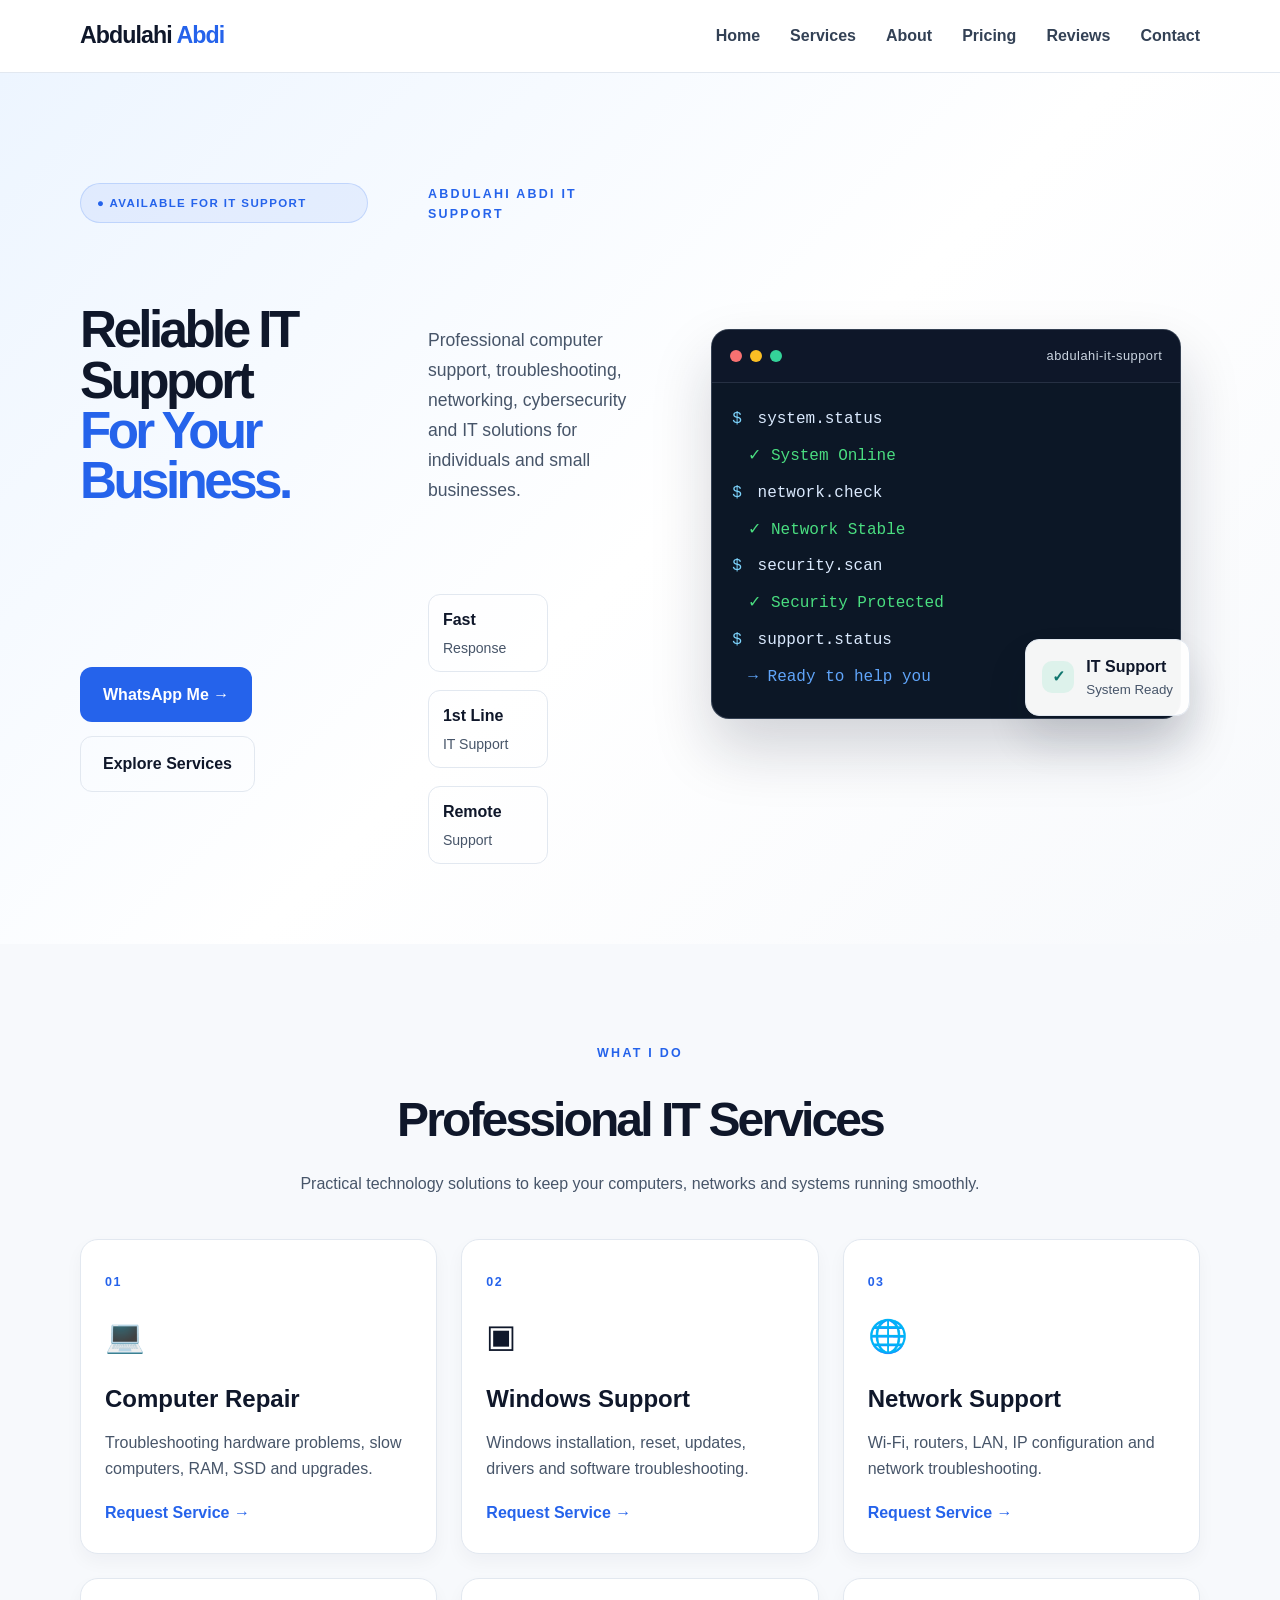
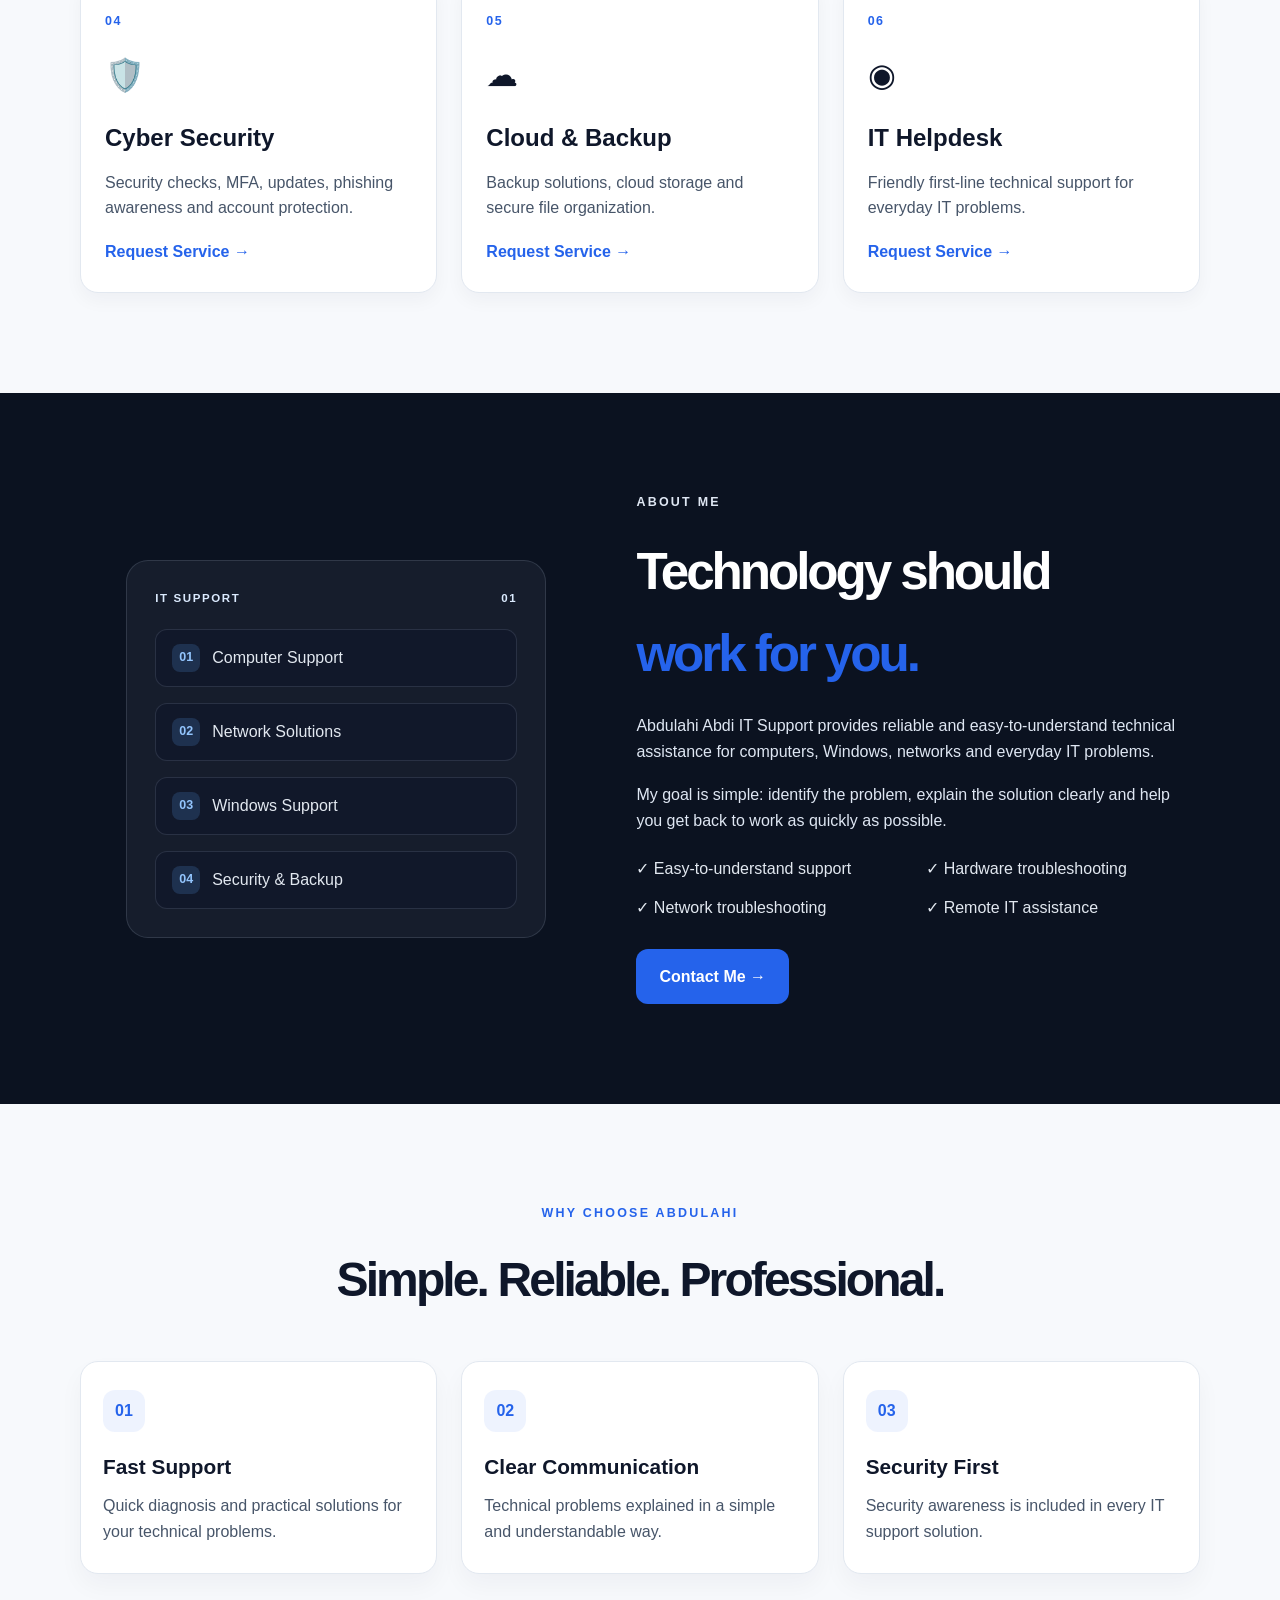
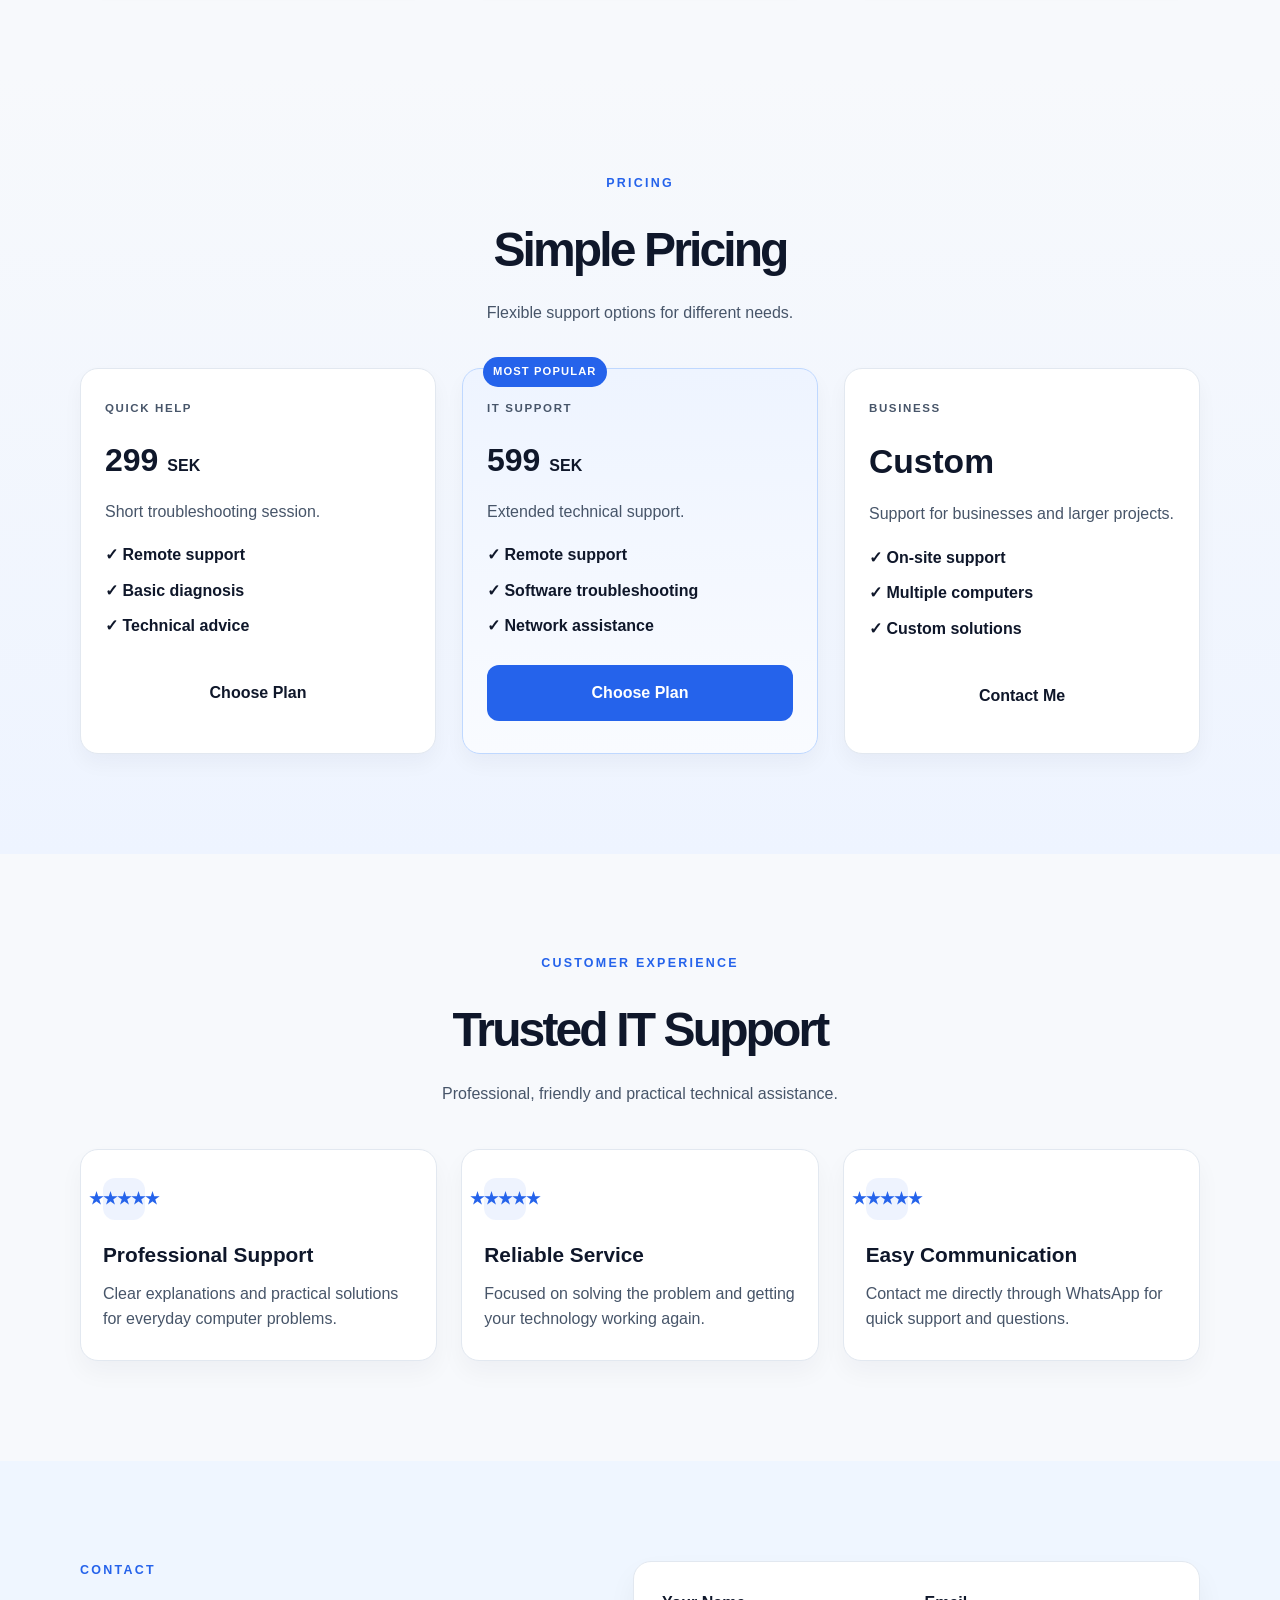
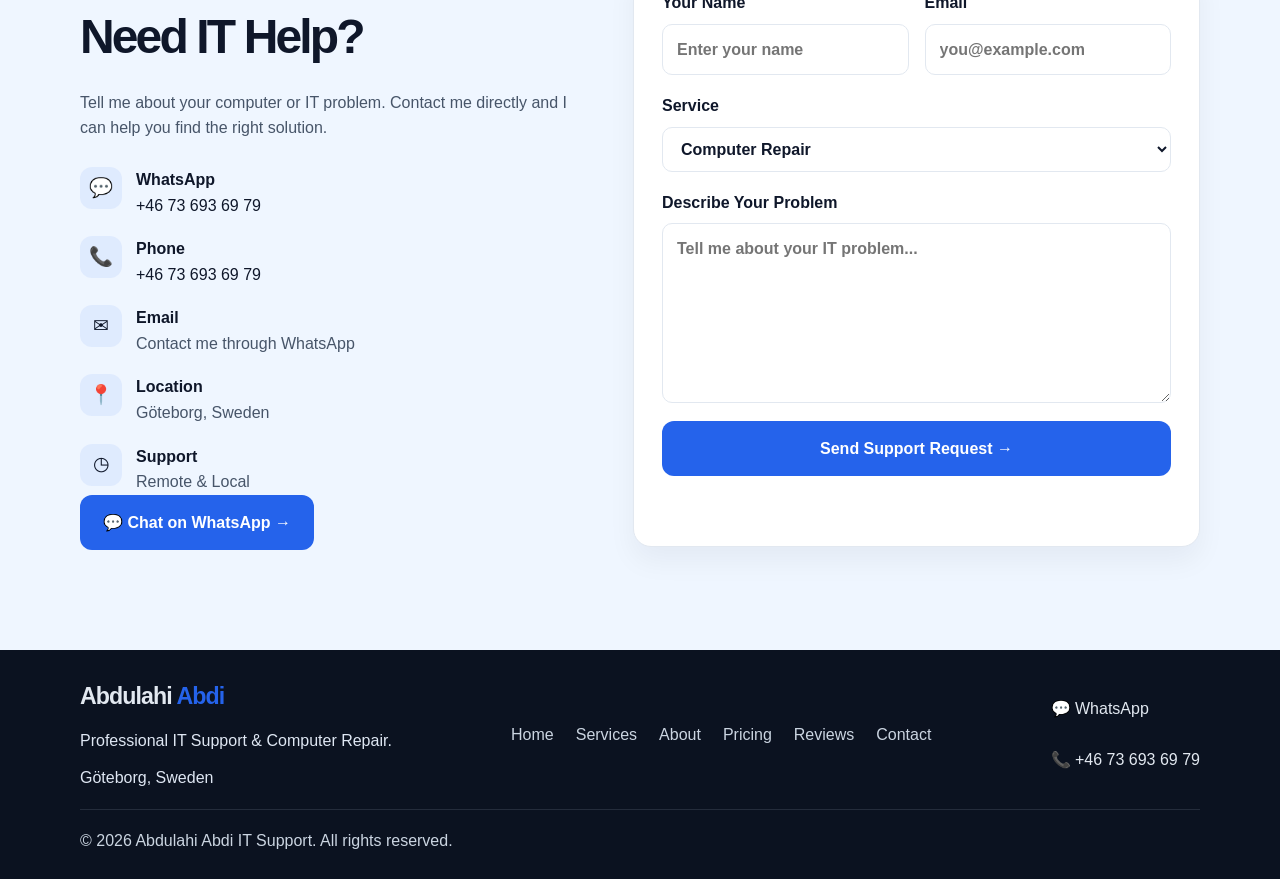
<file: index.html>
<!DOCTYPE html>

<html lang="en"> <head> <meta charset="UTF-8"> <meta name="viewport" content="width=device-width, initial-scale=1.0">

<meta name="description"
    content="Abdulahi Abdi IT Support - Professional IT support, computer repair, networking, cybersecurity and technical solutions in Göteborg, Sweden.">

<meta name="keywords"
    content="IT Support Göteborg, Computer Repair, Windows Support, Network Support, Cyber Security, IT Helpdesk">

<title>Abdulahi Abdi | IT Support</title>

<link rel="stylesheet" href="style.css">

</head>

<body>

<!-- HEADER -->
<header class="header">
    <div class="container nav">

        <a href="#home" class="logo">
            Abdulahi <span>Abdi</span>
        </a>

        <button class="menu-btn" id="menuBtn" aria-label="Open menu">
            ☰
        </button>

        <nav id="navMenu">
            <a href="#home">Home</a>
            <a href="#services">Services</a>
            <a href="#about">About</a>
            <a href="#pricing">Pricing</a>
            <a href="#reviews">Reviews</a>
            <a href="#contact">Contact</a>
        </nav>

    </div>
</header>


<!-- HERO -->
<section id="home" class="hero">

    <div class="container hero-grid">

        <div class="hero-content">

            <div class="badge">
                ● AVAILABLE FOR IT SUPPORT
            </div>

            <p class="eyebrow">
                ABDULAHI ABDI IT SUPPORT
            </p>

            <h1>
                Reliable IT Support
                <span>For Your Business.</span>
            </h1>

            <p class="hero-text">
                Professional computer support, troubleshooting,
                networking, cybersecurity and IT solutions for
                individuals and small businesses.
            </p>

            <div class="hero-buttons">

                <a href="https://wa.me/46736936979?text=Hello%20Abdulahi%2C%20I%20need%20IT%20support."
                   class="btn primary"
                   target="_blank"
                   rel="noopener">
                    WhatsApp Me →
                </a>

                <a href="#services" class="btn outline">
                    Explore Services
                </a>

            </div>

            <div class="hero-info">

                <div>
                    <strong>Fast</strong>
                    <span>Response</span>
                </div>

                <div>
                    <strong>1st Line</strong>
                    <span>IT Support</span>
                </div>

                <div>
                    <strong>Remote</strong>
                    <span>Support</span>
                </div>

            </div>

        </div>


        <!-- IT TERMINAL -->
        <div class="hero-visual">

            <div class="glow"></div>

            <div class="terminal-window">

                <div class="terminal-header">

                    <div class="terminal-dots">
                        <span></span>
                        <span></span>
                        <span></span>
                    </div>

                    <p>abdulahi-it-support</p>

                </div>

                <div class="terminal-body">

                    <p>
                        <span class="command">$</span>
                        system.status
                    </p>

                    <p class="success">
                        ✓ System Online
                    </p>

                    <p>
                        <span class="command">$</span>
                        network.check
                    </p>

                    <p class="success">
                        ✓ Network Stable
                    </p>

                    <p>
                        <span class="command">$</span>
                        security.scan
                    </p>

                    <p class="success">
                        ✓ Security Protected
                    </p>

                    <p>
                        <span class="command">$</span>
                        support.status
                    </p>

                    <p class="ready">
                        → Ready to help you
                    </p>

                </div>

            </div>

            <div class="floating-card">

                <div class="floating-icon">
                    ✓
                </div>

                <div>
                    <strong>IT Support</strong>
                    <small>System Ready</small>
                </div>

            </div>

        </div>

    </div>

</section>


<!-- SERVICES -->
<section id="services" class="section">

    <div class="container">

        <div class="section-heading">

            <p class="eyebrow">
                WHAT I DO
            </p>

            <h2>
                Professional IT Services
            </h2>

            <p>
                Practical technology solutions to keep your
                computers, networks and systems running smoothly.
            </p>

        </div>


        <div class="services-grid">

            <article class="service-card">
                <div class="service-number">01</div>
                <div class="service-icon">💻</div>

                <h3>Computer Repair</h3>

                <p>
                    Troubleshooting hardware problems,
                    slow computers, RAM, SSD and upgrades.
                </p>

                <a href="https://wa.me/46736936979?text=Hello%20Abdulahi%2C%20I%20need%20Computer%20Repair."
                   class="service-btn"
                   target="_blank"
                   rel="noopener">
                    Request Service →
                </a>
            </article>


            <article class="service-card">
                <div class="service-number">02</div>
                <div class="service-icon">▣</div>

                <h3>Windows Support</h3>

                <p>
                    Windows installation, reset, updates,
                    drivers and software troubleshooting.
                </p>

                <a href="https://wa.me/46736936979?text=Hello%20Abdulahi%2C%20I%20need%20Windows%20Support."
                   class="service-btn"
                   target="_blank"
                   rel="noopener">
                    Request Service →
                </a>
            </article>


            <article class="service-card">
                <div class="service-number">03</div>
                <div class="service-icon">🌐</div>

                <h3>Network Support</h3>

                <p>
                    Wi-Fi, routers, LAN, IP configuration
                    and network troubleshooting.
                </p>

                <a href="https://wa.me/46736936979?text=Hello%20Abdulahi%2C%20I%20need%20Network%20Support."
                   class="service-btn"
                   target="_blank"
                   rel="noopener">
                    Request Service →
                </a>
            </article>


            <article class="service-card">
                <div class="service-number">04</div>
                <div class="service-icon">🛡️</div>

                <h3>Cyber Security</h3>

                <p>
                    Security checks, MFA, updates,
                    phishing awareness and account protection.
                </p>

                <a href="https://wa.me/46736936979?text=Hello%20Abdulahi%2C%20I%20need%20Cyber%20Security%20support."
                   class="service-btn"
                   target="_blank"
                   rel="noopener">
                    Request Service →
                </a>
            </article>


            <article class="service-card">
                <div class="service-number">05</div>
                <div class="service-icon">☁</div>

                <h3>Cloud & Backup</h3>

                <p>
                    Backup solutions, cloud storage and
                    secure file organization.
                </p>

                <a href="https://wa.me/46736936979?text=Hello%20Abdulahi%2C%20I%20need%20Cloud%20and%20Backup%20support."
                   class="service-btn"
                   target="_blank"
                   rel="noopener">
                    Request Service →
                </a>
            </article>


            <article class="service-card">
                <div class="service-number">06</div>
                <div class="service-icon">◉</div>

                <h3>IT Helpdesk</h3>

                <p>
                    Friendly first-line technical support
                    for everyday IT problems.
                </p>

                <a href="https://wa.me/46736936979?text=Hello%20Abdulahi%2C%20I%20need%20IT%20Helpdesk%20support."
                   class="service-btn"
                   target="_blank"
                   rel="noopener">
                    Request Service →
                </a>
            </article>

        </div>

    </div>

</section>


<!-- ABOUT -->
<section id="about" class="about-section">

    <div class="container about-grid">

        <div class="about-visual">

            <div class="about-box">

                <div class="about-top">
                    <span>IT SUPPORT</span>
                    <span>01</span>
                </div>

                <div class="about-code">

                    <p><span>01</span> Computer Support</p>
                    <p><span>02</span> Network Solutions</p>
                    <p><span>03</span> Windows Support</p>
                    <p><span>04</span> Security & Backup</p>

                </div>

            </div>

        </div>


        <div class="about-content">

            <p class="eyebrow">
                ABOUT ME
            </p>

            <h2>
                Technology should
                <span>work for you.</span>
            </h2>

            <p>
                Abdulahi Abdi IT Support provides reliable and
                easy-to-understand technical assistance for
                computers, Windows, networks and everyday IT
                problems.
            </p>

            <p>
                My goal is simple: identify the problem,
                explain the solution clearly and help you get
                back to work as quickly as possible.
            </p>

            <div class="check-list">

                <div>✓ Easy-to-understand support</div>
                <div>✓ Hardware troubleshooting</div>
                <div>✓ Network troubleshooting</div>
                <div>✓ Remote IT assistance</div>

            </div>

            <a href="https://wa.me/46736936979?text=Hello%20Abdulahi%2C%20I%20would%20like%20to%20contact%20you."
               class="btn primary"
               target="_blank"
               rel="noopener">
                Contact Me →
            </a>

        </div>

    </div>

</section>


<!-- WHY CHOOSE US -->
<section class="section why-section">

    <div class="container">

        <div class="section-heading">

            <p class="eyebrow">
                WHY CHOOSE ABDULAHI
            </p>

            <h2>
                Simple. Reliable. Professional.
            </h2>

        </div>


        <div class="why-grid">

            <div class="why-card">
                <div>01</div>
                <h3>Fast Support</h3>
                <p>
                    Quick diagnosis and practical solutions
                    for your technical problems.
                </p>
            </div>

            <div class="why-card">
                <div>02</div>
                <h3>Clear Communication</h3>
                <p>
                    Technical problems explained in a simple
                    and understandable way.
                </p>
            </div>

            <div class="why-card">
                <div>03</div>
                <h3>Security First</h3>
                <p>
                    Security awareness is included in every
                    IT support solution.
                </p>
            </div>

        </div>

    </div>

</section>


<!-- PRICING -->
<section id="pricing" class="section pricing-section">

    <div class="container">

        <div class="section-heading">

            <p class="eyebrow">
                PRICING
            </p>

            <h2>
                Simple Pricing
            </h2>

            <p>
                Flexible support options for different needs.
            </p>

        </div>


        <div class="pricing-grid">

            <article class="price-card">

                <p class="plan">QUICK HELP</p>

                <h3>
                    299 <small>SEK</small>
                </h3>

                <p>
                    Short troubleshooting session.
                </p>

                <ul>
                    <li>✓ Remote support</li>
                    <li>✓ Basic diagnosis</li>
                    <li>✓ Technical advice</li>
                </ul>

                <a href="https://wa.me/46736936979?text=Hello%20Abdulahi%2C%20I%20am%20interested%20in%20the%20299%20SEK%20Quick%20Help%20plan."
                   class="btn outline full"
                   target="_blank"
                   rel="noopener">
                    Choose Plan
                </a>

            </article>


            <article class="price-card featured">

                <div class="popular">
                    MOST POPULAR
                </div>

                <p class="plan">IT SUPPORT</p>

                <h3>
                    599 <small>SEK</small>
                </h3>

                <p>
                    Extended technical support.
                </p>

                <ul>
                    <li>✓ Remote support</li>
                    <li>✓ Software troubleshooting</li>
                    <li>✓ Network assistance</li>
                </ul>

                <a href="https://wa.me/46736936979?text=Hello%20Abdulahi%2C%20I%20am%20interested%20in%20the%20599%20SEK%20IT%20Support%20plan."
                   class="btn primary full"
                   target="_blank"
                   rel="noopener">
                    Choose Plan
                </a>

            </article>


            <article class="price-card">

                <p class="plan">BUSINESS</p>

                <h3 class="custom">
                    Custom
                </h3>

                <p>
                    Support for businesses and larger projects.
                </p>

                <ul>
                    <li>✓ On-site support</li>
                    <li>✓ Multiple computers</li>
                    <li>✓ Custom solutions</li>
                </ul>

                <a href="https://wa.me/46736936979?text=Hello%20Abdulahi%2C%20I%20need%20a%20custom%20business%20IT%20support%20solution."
                   class="btn outline full"
                   target="_blank"
                   rel="noopener">
                    Contact Me
                </a>

            </article>

        </div>

    </div>

</section>


<!-- REVIEWS -->
<section id="reviews" class="section">

    <div class="container">

        <div class="section-heading">

            <p class="eyebrow">
                CUSTOMER EXPERIENCE
            </p>

            <h2>
                Trusted IT Support
            </h2>

            <p>
                Professional, friendly and practical technical assistance.
            </p>

        </div>


        <div class="why-grid">

            <div class="why-card">
                <div>★★★★★</div>
                <h3>Professional Support</h3>
                <p>
                    Clear explanations and practical solutions
                    for everyday computer problems.
                </p>
            </div>

            <div class="why-card">
                <div>★★★★★</div>
                <h3>Reliable Service</h3>
                <p>
                    Focused on solving the problem and getting
                    your technology working again.
                </p>
            </div>

            <div class="why-card">
                <div>★★★★★</div>
                <h3>Easy Communication</h3>
                <p>
                    Contact me directly through WhatsApp for
                    quick support and questions.
                </p>
            </div>

        </div>

    </div>

</section>


<!-- CONTACT -->
<section id="contact" class="contact-section">

    <div class="container contact-grid">

        <div class="contact-content">

            <p class="eyebrow">
                CONTACT
            </p>

            <h2>
                Need IT Help?
            </h2>

            <p>
                Tell me about your computer or IT problem.
                Contact me directly and I can help you find
                the right solution.
            </p>


            <div class="contact-items">

                <!-- WHATSAPP -->
                <div class="contact-item">

                    <div>💬</div>

                    <div>
                        <strong>WhatsApp</strong>

                        <a href="https://wa.me/46736936979"
                           target="_blank"
                           rel="noopener">
                            +46 73 693 69 79
                        </a>
                    </div>

                </div>


                <!-- PHONE -->
                <div class="contact-item">

                    <div>📞</div>

                    <div>
                        <strong>Phone</strong>

                        <a href="tel:+46736936979">
                            +46 73 693 69 79
                        </a>
                    </div>

                </div>


                <!-- EMAIL -->
                <div class="contact-item">

                    <div>✉</div>

                    <div>
                        <strong>Email</strong>

                        <span>
                            Contact me through WhatsApp
                        </span>
                    </div>

                </div>


                <!-- LOCATION -->
                <div class="contact-item">

                    <div>📍</div>

                    <div>
                        <strong>Location</strong>

                        <span>
                            Göteborg, Sweden
                        </span>
                    </div>

                </div>


                <!-- SUPPORT -->
                <div class="contact-item">

                    <div>◷</div>

                    <div>
                        <strong>Support</strong>

                        <span>
                            Remote & Local
                        </span>
                    </div>

                </div>

            </div>


            <a href="https://wa.me/46736936979?text=Hello%20Abdulahi%2C%20I%20need%20IT%20support."
               class="btn primary"
               target="_blank"
               rel="noopener">
                💬 Chat on WhatsApp →
            </a>

        </div>


        <!-- CONTACT FORM -->
        <form id="contactForm" class="contact-form">

            <div class="form-row">

                <label>
                    Your Name

                    <input
                        type="text"
                        id="name"
                        placeholder="Enter your name"
                        required>
                </label>


                <label>
                    Email

                    <input
                        type="email"
                        id="email"
                        placeholder="you@example.com"
                        required>
                </label>

            </div>


            <label>
                Service

                <select id="service">

                    <option>Computer Repair</option>
                    <option>Windows Support</option>
                    <option>Network Support</option>
                    <option>Cyber Security</option>
                    <option>Cloud & Backup</option>
                    <option>IT Helpdesk</option>

                </select>
            </label>


            <label>
                Describe Your Problem

                <textarea
                    id="message"
                    rows="6"
                    placeholder="Tell me about your IT problem..."
                    required></textarea>
            </label>


            <button
                type="submit"
                class="btn primary full">
                Send Support Request →
            </button>

            <p id="formMessage"></p>

        </form>

    </div>

</section>


<!-- FOOTER -->
<footer>

    <div class="container footer-grid">

        <div>

            <a href="#home" class="logo">
                Abdulahi <span>Abdi</span>
            </a>

            <p>
                Professional IT Support &
                Computer Repair.
            </p>

            <p>
                Göteborg, Sweden
            </p>

        </div>


        <div class="footer-links">

            <a href="#home">Home</a>
            <a href="#services">Services</a>
            <a href="#about">About</a>
            <a href="#pricing">Pricing</a>
            <a href="#reviews">Reviews</a>
            <a href="#contact">Contact</a>

        </div>


        <div>

            <a href="https://wa.me/46736936979"
               target="_blank"
               rel="noopener">
                💬 WhatsApp
            </a>

            <br><br>

            <a href="tel:+46736936979">
                📞 +46 73 693 69 79
            </a>

        </div>

    </div>


    <div class="container copyright">

        <p>
            © <span id="year"></span>
            Abdulahi Abdi IT Support.
            All rights reserved.
        </p>

    </div>

</footer>


<script src="script.js"></script>

</body> </html>
</file>
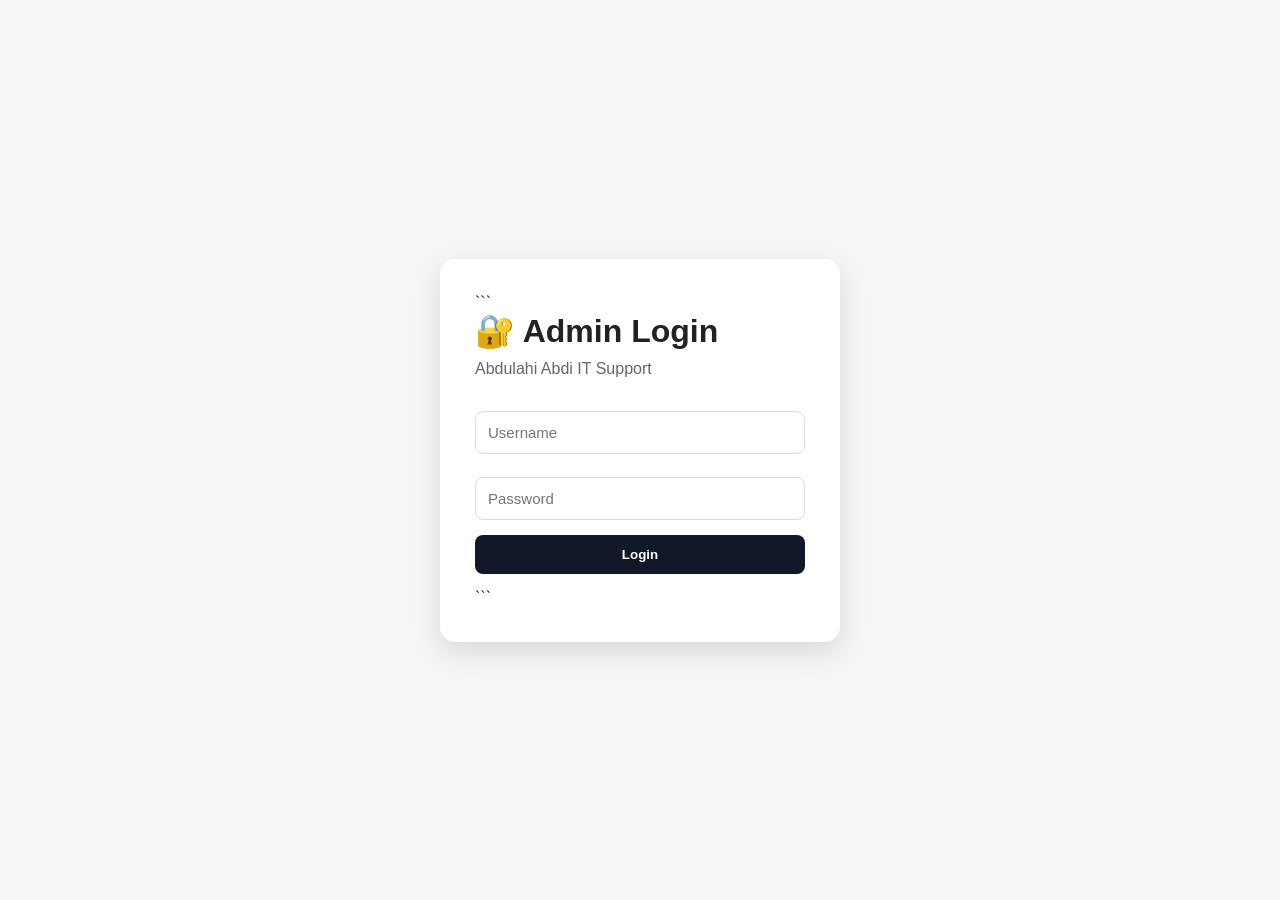
<file: admin.html>
<!DOCTYPE html>

<html lang="en">
<head>
  <meta charset="UTF-8">
  <meta name="viewport" content="width=device-width, initial-scale=1.0">

  <title>Admin Dashboard | Abdulahi Abdi IT Support</title>

  <style>
    * {
      box-sizing: border-box;
      margin: 0;
      padding: 0;
      font-family: Arial, sans-serif;
    }

    body {
      background: #f4f6f8;
      color: #222;
    }

    .login {
      min-height: 100vh;
      display: flex;
      justify-content: center;
      align-items: center;
      padding: 20px;
    }

    .login-box {
      background: white;
      width: 100%;
      max-width: 400px;
      padding: 35px;
      border-radius: 15px;
      box-shadow: 0 10px 30px rgba(0,0,0,.12);
    }

    .login-box h1 {
      margin-bottom: 10px;
    }

    .login-box p {
      color: #666;
      margin-bottom: 25px;
    }

    input, textarea, select {
      width: 100%;
      padding: 12px;
      margin: 8px 0 15px;
      border: 1px solid #ddd;
      border-radius: 8px;
      font-size: 15px;
    }

    button {
      border: 0;
      padding: 12px 18px;
      border-radius: 8px;
      cursor: pointer;
      font-weight: bold;
    }

    .login-btn {
      width: 100%;
      background: #111827;
      color: white;
    }

    .login-btn:hover {
      background: #374151;
    }

    #loginMessage {
      margin-top: 15px;
      margin-bottom: 0;
      color: #dc2626;
      font-weight: bold;
    }

    .dashboard {
      display: none;
      min-height: 100vh;
    }

    .sidebar {
      width: 240px;
      background: #111827;
      color: white;
      position: fixed;
      left: 0;
      top: 0;
      bottom: 0;
      padding: 25px 15px;
    }

    .sidebar h2 {
      margin-bottom: 30px;
      padding-left: 10px;
    }

    .sidebar button {
      width: 100%;
      background: transparent;
      color: white;
      text-align: left;
      margin-bottom: 5px;
    }

    .sidebar button:hover {
      background: #374151;
    }

    .main {
      margin-left: 240px;
      padding: 30px;
    }

    .top {
      display: flex;
      justify-content: space-between;
      align-items: center;
      margin-bottom: 30px;
    }

    .logout {
      background: #dc2626;
      color: white;
    }

    .cards {
      display: grid;
      grid-template-columns: repeat(4, 1fr);
      gap: 20px;
      margin-bottom: 30px;
    }

    .card {
      background: white;
      padding: 25px;
      border-radius: 12px;
      box-shadow: 0 4px 15px rgba(0,0,0,.06);
    }

    .card h3 {
      color: #666;
      font-size: 15px;
      margin-bottom: 10px;
    }

    .card strong {
      font-size: 30px;
    }

    .panel {
      display: none;
      background: white;
      padding: 25px;
      border-radius: 12px;
      box-shadow: 0 4px 15px rgba(0,0,0,.06);
    }

    .panel.active {
      display: block;
    }

    .save {
      background: #16a34a;
      color: white;
    }

    @media (max-width: 800px) {
      .sidebar {
        width: 100%;
        position: relative;
      }

      .main {
        margin-left: 0;
      }

      .cards {
        grid-template-columns: 1fr 1fr;
      }
    }

    @media (max-width: 500px) {
      .cards {
        grid-template-columns: 1fr;
      }
    }
  </style>

</head>

<body>

<!-- ================= LOGIN ================= -->

<div class="login" id="loginPage">

  <div class="login-box">

```
<h1>🔐 Admin Login</h1>

<p>Abdulahi Abdi IT Support</p>

<input
  type="text"
  id="username"
  placeholder="Username"
  autocomplete="username"
>

<input
  type="password"
  id="password"
  placeholder="Password"
  autocomplete="current-password"
>

<button class="login-btn" type="button" onclick="login()">
  Login
</button>

<p id="loginMessage"></p>
```

  </div>

</div>

<!-- ================= DASHBOARD ================= -->

<div class="dashboard" id="dashboard">

  <aside class="sidebar">

```
<h2>💻 IT Support</h2>

<button onclick="showPanel('home')">
  📊 Dashboard
</button>

<button onclick="showPanel('services')">
  🛠️ Services
</button>

<button onclick="showPanel('pricing')">
  💰 Pricing
</button>

<button onclick="showPanel('about')">
  👤 About Me
</button>

<button onclick="showPanel('reviews')">
  ⭐ Reviews
</button>

<button onclick="showPanel('contact')">
  📞 Contact
</button>

<button onclick="showPanel('settings')">
  ⚙️ Settings
</button>
```

  </aside>

  <main class="main">

```
<div class="top">

  <h1>Admin Dashboard</h1>

  <button class="logout" onclick="logout()">
    Logout
  </button>

</div>


<!-- HOME -->

<section class="panel active" id="home">

  <div class="cards">

    <div class="card">
      <h3>Services</h3>
      <strong>6</strong>
    </div>

    <div class="card">
      <h3>Reviews</h3>
      <strong id="reviewCount">0</strong>
    </div>

    <div class="card">
      <h3>Messages</h3>
      <strong>0</strong>
    </div>

    <div class="card">
      <h3>Website</h3>
      <strong>✓</strong>
    </div>

  </div>

  <h2>Welcome, Abdulahi 👋</h2>

  <p style="margin-top:10px;">
    From here you can manage your IT Support website.
  </p>

</section>


<!-- SERVICES -->

<section class="panel" id="services">

  <h2>🛠️ Manage Services</h2>

  <input id="service1" value="Computer Repair">
  <input id="service2" value="Windows Support">
  <input id="service3" value="Network Support">
  <input id="service4" value="Cyber Security">
  <input id="service5" value="Cloud & Backup">
  <input id="service6" value="IT Helpdesk">

  <button class="save" onclick="saveServices()">
    Save Services
  </button>

</section>


<!-- PRICING -->

<section class="panel" id="pricing">

  <h2>💰 Manage Pricing</h2>

  <label>Quick Help</label>
  <input id="price1" value="299 SEK">

  <label>IT Support</label>
  <input id="price2" value="599 SEK">

  <label>Business</label>
  <input id="price3" value="Custom">

  <button class="save" onclick="savePricing()">
    Save Pricing
  </button>

</section>


<!-- ABOUT -->

<section class="panel" id="about">

  <h2>👤 About Me</h2>

  <textarea id="aboutText" rows="8">Professional IT Support for individuals and small businesses.</textarea>

  <button class="save" onclick="saveAbout()">
    Save About Me
  </button>

</section>


<!-- REVIEWS -->

<section class="panel" id="reviews">

  <h2>⭐ Customer Reviews</h2>

  <input
    id="reviewName"
    placeholder="Customer name"
  >

  <textarea
    id="reviewText"
    rows="5"
    placeholder="Customer review"
  ></textarea>

  <button class="save" onclick="addReview()">
    Add Review
  </button>

  <div id="reviewList" style="margin-top:25px;"></div>

</section>


<!-- CONTACT -->

<section class="panel" id="contact">

  <h2>📞 Contact Information</h2>

  <label>WhatsApp</label>
  <input id="whatsapp" value="+46 73 693 69 79">

  <label>Phone</label>
  <input id="phone" value="+46 73 693 69 79">

  <label>Email</label>
  <input id="email" placeholder="your-email@example.com">

  <label>Location</label>
  <input id="location" value="Göteborg, Sweden">

  <button class="save" onclick="saveContact()">
    Save Contact
  </button>

</section>


<!-- SETTINGS -->

<section class="panel" id="settings">

  <h2>⚙️ Website Settings</h2>

  <label>Website Name</label>

  <input
    id="siteName"
    value="Abdulahi Abdi IT Support"
  >

  <label>Language</label>

  <select id="language">
    <option>English</option>
    <option>Swedish</option>
    <option>Somali</option>
  </select>

  <button class="save" onclick="saveSettings()">
    Save Settings
  </button>

</section>
```

  </main>

</div>

<script>

/* =========================================
   ADMIN LOGIN
   Username: admin
   Password: 123456
========================================= */

function login() {

  const username =
    document.getElementById("username").value.trim();

  const password =
    document.getElementById("password").value.trim();

  const message =
    document.getElementById("loginMessage");

  if (username === "admin" && password === "123456") {

    message.innerText = "";

    document.getElementById("loginPage").style.display = "none";

    document.getElementById("dashboard").style.display = "block";

    sessionStorage.setItem("adminLoggedIn", "true");

    loadReviews();

  } else {

    message.innerText =
      "❌ Wrong username or password";

  }

}


/* ENTER KEY LOGIN */

document.getElementById("password").addEventListener("keydown", function(event) {

  if (event.key === "Enter") {
    login();
  }

});


/* LOGOUT */

function logout() {

  sessionStorage.removeItem("adminLoggedIn");

  document.getElementById("dashboard").style.display = "none";

  document.getElementById("loginPage").style.display = "flex";

  document.getElementById("username").value = "";

  document.getElementById("password").value = "";

}


/* PANEL */

function showPanel(panel) {

  document.querySelectorAll(".panel")
    .forEach(p => p.classList.remove("active"));

  document.getElementById(panel)
    .classList.add("active");

}


/* SERVICES */

function saveServices() {

  for (let i = 1; i <= 6; i++) {

    localStorage.setItem(
      "service" + i,
      document.getElementById("service" + i).value
    );

  }

  alert("Services saved!");

}


/* PRICING */

function savePricing() {

  for (let i = 1; i <= 3; i++) {

    localStorage.setItem(
      "price" + i,
      document.getElementById("price" + i).value
    );

  }

  alert("Pricing saved!");

}


/* ABOUT */

function saveAbout() {

  localStorage.setItem(
    "aboutText",
    document.getElementById("aboutText").value
  );

  alert("About Me saved!");

}


/* CONTACT */

function saveContact() {

  localStorage.setItem(
    "whatsapp",
    document.getElementById("whatsapp").value
  );

  localStorage.setItem(
    "phone",
    document.getElementById("phone").value
  );

  localStorage.setItem(
    "email",
    document.getElementById("email").value
  );

  localStorage.setItem(
    "location",
    document.getElementById("location").value
  );

  alert("Contact information saved!");

}


/* SETTINGS */

function saveSettings() {

  localStorage.setItem(
    "siteName",
    document.getElementById("siteName").value
  );

  localStorage.setItem(
    "language",
    document.getElementById("language").value
  );

  alert("Settings saved!");

}


/* ADD REVIEW */

function addReview() {

  const name =
    document.getElementById("reviewName").value.trim();

  const text =
    document.getElementById("reviewText").value.trim();

  if (!name || !text) {

    alert("Please enter customer name and review.");

    return;

  }

  const reviews =
    JSON.parse(localStorage.getItem("reviews") || "[]");

  reviews.push({
    name: name,
    text: text
  });

  localStorage.setItem(
    "reviews",
    JSON.stringify(reviews)
  );

  document.getElementById("reviewName").value = "";

  document.getElementById("reviewText").value = "";

  loadReviews();

}


/* LOAD REVIEWS */

function loadReviews() {

  const reviews =
    JSON.parse(localStorage.getItem("reviews") || "[]");

  const list =
    document.getElementById("reviewList");

  const count =
    document.getElementById("reviewCount");

  count.innerText = reviews.length;

  list.innerHTML = "";

  reviews.forEach((review, index) => {

    list.innerHTML += `

      <div style="
        padding:15px;
        margin-bottom:10px;
        background:#f4f6f8;
        border-radius:8px;
      ">

        <strong>${escapeHTML(review.name)}</strong>

        <p style="margin-top:8px;">
          ${escapeHTML(review.text)}
        </p>

        <button
          onclick="deleteReview(${index})"
          style="
            background:#dc2626;
            color:white;
            margin-top:10px;
          "
        >
          Delete
        </button>

      </div>

    `;

  });

}


/* DELETE REVIEW */

function deleteReview(index) {

  const reviews =
    JSON.parse(localStorage.getItem("reviews") || "[]");

  reviews.splice(index, 1);

  localStorage.setItem(
    "reviews",
    JSON.stringify(reviews)
  );

  loadReviews();

}


/* BASIC HTML SECURITY */

function escapeHTML(text) {

  const div = document.createElement("div");

  div.textContent = text;

  return div.innerHTML;

}


/* PAGE LOAD */

window.onload = function() {

  loadReviews();

  /*
    We intentionally do NOT automatically log in.
    Every page visit shows the login screen.
  */

};

</script>

</body>
</html>
</file>
<file: style.css>
﻿* {
  box-sizing: border-box;
  margin: 0;
  padding: 0;
}

:root {
  --bg: #f7f9fc;
  --text: #0f172a;
  --muted: #475569;
  --primary: #2563eb;
  --primary-dark: #1d4ed8;
  --secondary: #ffffff;
  --border: #e2e8f0;
  --dark: #0b1220;
  --card: #ffffff;
  --soft: #f3f6fb;
  --green: #32d583;
  --blue: #60a5fa;
  --shadow: rgba(15, 23, 42, 0.12);
}

html {
  scroll-behavior: smooth;
}

body {
  font-family: Inter, "Segoe UI", sans-serif;
  color: var(--text);
  background: var(--bg);
  line-height: 1.6;
}

a {
  text-decoration: none;
  color: inherit;
}

button,
input,
select,
textarea {
  font: inherit;
}

img {
  max-width: 100%;
  display: block;
}

.container {
  width: min(1120px, 92%);
  margin: 0 auto;
}

.header {
  position: sticky;
  top: 0;
  z-index: 100;
  background: rgba(255, 255, 255, 0.95);
  backdrop-filter: blur(12px);
  border-bottom: 1px solid var(--border);
}

.nav {
  display: flex;
  align-items: center;
  justify-content: space-between;
  height: 72px;
}

.logo {
  font-size: 1.45rem;
  font-weight: 900;
  letter-spacing: -0.04em;
}

.logo span {
  color: var(--primary);
}

nav {
  display: flex;
  align-items: center;
  gap: 30px;
  color: #334155;
  font-weight: 700;
}

nav a {
  transition: color 0.2s ease;
}

nav a:hover {
  color: var(--primary);
}

.menu-btn {
  display: none;
  background: transparent;
  border: none;
  color: var(--dark);
  font-size: 1.8rem;
  cursor: pointer;
}

.hero {
  padding: 110px 0 80px;
  background: linear-gradient(135deg, #edf5ff 0%, #ffffff 52%, #f7f9fc 100%);
}

.hero-content {
  display: grid;
  grid-template-columns: 1.15fr 0.85fr;
  gap: 60px;
  align-items: center;
}

.small-title {
  color: var(--primary);
  font-size: 0.76rem;
  letter-spacing: 0.2em;
  font-weight: 800;
  margin-bottom: 18px;
}

.hero-text h1 {
  font-size: clamp(2.9rem, 5vw, 5rem);
  line-height: 0.98;
  letter-spacing: -0.06em;
  font-weight: 900;
  max-width: 620px;
}

.hero-text h1 span {
  color: var(--primary);
}

.hero-description {
  color: var(--muted);
  font-size: 1.1rem;
  max-width: 580px;
  margin-top: 22px;
}

.hero-buttons {
  display: flex;
  flex-wrap: wrap;
  gap: 14px;
  margin-top: 28px;
}

.btn {
  display: inline-block;
  border-radius: 12px;
  padding: 14px 22px;
  font-weight: 800;
  border: 1px solid transparent;
  transition: 0.2s ease;
}

.btn.primary {
  background: var(--primary);
  color: #ffffff;
}

.btn.primary:hover {
  background: var(--primary-dark);
}

.btn.secondary {
  background: var(--secondary);
  border-color: var(--border);
  color: var(--text);
}

.btn.secondary:hover {
  border-color: #94a3b8;
}

.full {
  width: 100%;
  text-align: center;
}

.computer-card {
  display: flex;
  justify-content: center;
}

.terminal {
  width: min(100%, 470px);
  background: #0d1728;
  color: #dbeafe;
  border-radius: 18px;
  padding: 22px;
  box-shadow: 0 28px 60px rgba(15, 23, 42, 0.22);
  font-family: "SFMono-Regular", Consolas, monospace;
}

.terminal-top {
  display: flex;
  align-items: center;
  gap: 10px;
  margin-bottom: 22px;
}

.terminal-top span {
  width: 12px;
  height: 12px;
  border-radius: 50%;
  display: inline-block;
}

.terminal-top span:nth-child(1) {
  background: #f87171;
}

.terminal-top span:nth-child(2) {
  background: #fbbf24;
}

.terminal-top span:nth-child(3) {
  background: #4ade80;
}

.terminal-content p {
  margin: 10px 0;
  font-size: 1rem;
}

.terminal-content .green {
  color: var(--green);
}

.terminal-content .blue {
  color: var(--blue);
}

.section {
  padding: 100px 0;
}

.section-title {
  text-align: center;
  margin-bottom: 48px;
}

.section-title h2 {
  font-size: clamp(2.1rem, 4vw, 3rem);
  letter-spacing: -0.05em;
  margin-bottom: 12px;
}

.section-title p:last-child {
  color: var(--muted);
  max-width: 620px;
  margin: 0 auto;
}

.services-grid {
  display: grid;
  grid-template-columns: repeat(3, minmax(0, 1fr));
  gap: 24px;
}

.service-card {
  background: var(--card);
  border: 1px solid var(--border);
  border-radius: 18px;
  padding: 28px 24px;
  box-shadow: 0 8px 18px rgba(15, 23, 42, 0.04);
}

.service-icon {
  font-size: 2rem;
  margin-bottom: 18px;
}

.service-card h3 {
  font-size: 1.5rem;
  margin-bottom: 12px;
}

.service-card p {
  color: var(--muted);
  margin-bottom: 18px;
}

.service-btn {
  border: none;
  background: transparent;
  color: var(--primary);
  font-weight: 800;
  font-size: 1rem;
  cursor: pointer;
  padding: 0;
}

.about {
  background: var(--dark);
  color: #ffffff;
  padding: 100px 0;
}

.about-grid {
  display: grid;
  grid-template-columns: 1.2fr 0.8fr;
  gap: 60px;
  align-items: center;
}

.about h2 {
  font-size: clamp(2.2rem, 4vw, 3rem);
  letter-spacing: -0.05em;
  margin-bottom: 18px;
}

.about p {
  color: #dfe7f3;
}

.check-list {
  list-style: none;
  margin-top: 22px;
  display: flex;
  flex-direction: column;
  gap: 12px;
  color: #e2e8f0;
}

.check-list li {
  position: relative;
  padding-left: 20px;
}

.check-list li::before {
  content: "✓";
  position: absolute;
  left: 0;
  color: #4ade80;
}

.stats {
  display: grid;
  grid-template-columns: repeat(2, minmax(0, 1fr));
  gap: 20px;
}

.stat {
  background: rgba(255, 255, 255, 0.04);
  border: 1px solid rgba(255, 255, 255, 0.08);
  border-radius: 18px;
  padding: 28px 18px;
  display: flex;
  flex-direction: column;
  gap: 8px;
  min-height: 150px;
  justify-content: center;
}

.stat strong {
  font-size: 2rem;
  font-weight: 900;
}

.stat span {
  color: #dfe7f3;
}

.pricing-grid {
  display: grid;
  grid-template-columns: repeat(3, minmax(0, 1fr));
  gap: 26px;
}

.price-card {
  position: relative;
  background: var(--card);
  border: 1px solid var(--border);
  border-radius: 18px;
  padding: 30px 24px;
  box-shadow: 0 10px 20px rgba(15, 23, 42, 0.04);
}

.price-card.featured {
  background: linear-gradient(180deg, #eef4ff 0%, #f9fbff 100%);
  border-color: #bfd8ff;
}

.popular {
  position: absolute;
  top: -12px;
  left: 20px;
  background: var(--primary);
  color: #ffffff;
  border-radius: 999px;
  padding: 6px 10px;
  font-size: 0.7rem;
  font-weight: 800;
  letter-spacing: 0.1em;
}

.price-card h3 {
  font-size: 1.8rem;
  margin-bottom: 18px;
}

.price {
  font-size: clamp(2.1rem, 3vw, 3rem);
  font-weight: 900;
  letter-spacing: -0.06em;
  margin-bottom: 18px;
}

.price small {
  font-size: 1.05rem;
}

.price-card p {
  color: var(--muted);
  margin-bottom: 18px;
}

.price-card ul {
  list-style: none;
  display: flex;
  flex-direction: column;
  gap: 10px;
  margin-bottom: 26px;
}

.price-card li {
  color: var(--text);
  font-weight: 600;
}

.contact {
  background: #f0f5ff;
  padding: 100px 0;
}

.contact-grid {
  display: grid;
  grid-template-columns: 0.9fr 1.1fr;
  gap: 46px;
  align-items: start;
}

.contact-text h2 {
  font-size: clamp(2.2rem, 4vw, 3rem);
  letter-spacing: -0.05em;
  margin-bottom: 14px;
}

.contact-text > p:nth-of-type(2) {
  color: var(--muted);
}

.contact-details {
  margin-top: 26px;
  display: flex;
  flex-direction: column;
  gap: 12px;
  color: var(--text);
}

.contact-form {
  background: var(--card);
  border: 1px solid var(--border);
  border-radius: 18px;
  padding: 28px;
  box-shadow: 0 14px 28px rgba(15, 23, 42, 0.05);
  display: flex;
  flex-direction: column;
  gap: 18px;
}

.contact-form label {
  display: flex;
  flex-direction: column;
  gap: 8px;
  font-weight: 700;
}

.contact-form input,
.contact-form select,
.contact-form textarea {
  border: 1px solid var(--border);
  border-radius: 10px;
  background: #ffffff;
  color: var(--text);
  padding: 12px 14px;
  transition: border-color 0.2s ease, box-shadow 0.2s ease;
}

.contact-form input:focus,
.contact-form select:focus,
.contact-form textarea:focus {
  border-color: var(--primary);
  box-shadow: 0 0 0 4px rgba(37, 99, 235, 0.12);
  outline: none;
}

.contact-form textarea {
  min-height: 135px;
  resize: vertical;
}

#formMessage {
  min-height: 24px;
  font-weight: 700;
  color: #0b7f4c;
}

footer {
  background: var(--dark);
  color: #e2e8f0;
}

.footer {
  display: flex;
  justify-content: space-between;
  align-items: center;
  gap: 28px;
  padding: 28px 0;
}

.footer p {
  color: #cbd5e1;
}

.footer-links {
  display: flex;
  gap: 22px;
  flex-wrap: wrap;
}

.footer-links a {
  color: #cbd5e1;
}

.hero-grid {
  display: grid;
  grid-template-columns: 1.05fr 0.95fr;
  gap: 52px;
  align-items: center;
}

.badge {
  display: inline-flex;
  align-items: center;
  gap: 8px;
  font-size: 0.72rem;
  letter-spacing: 0.12em;
  font-weight: 800;
  color: var(--primary);
  background: rgba(37, 99, 235, 0.08);
  border: 1px solid rgba(37, 99, 235, 0.18);
  border-radius: 999px;
  padding: 10px 16px;
  margin-bottom: 22px;
}

.eyebrow {
  color: var(--primary);
  font-size: 0.78rem;
  letter-spacing: 0.18em;
  font-weight: 800;
  margin-bottom: 18px;
  text-transform: uppercase;
}

.hero-content h1 {
  font-size: clamp(2.8rem, 4vw, 4.5rem);
  line-height: 0.98;
  letter-spacing: -0.07em;
  font-weight: 900;
  max-width: 620px;
}

.hero-content h1 span {
  display: block;
  color: var(--primary);
}

.hero-text {
  color: var(--muted);
  font-size: 1.1rem;
  line-height: 1.7;
  max-width: 560px;
  margin-top: 20px;
}

.hero-buttons .btn.outline {
  background: transparent;
  border: 1px solid var(--border);
  color: var(--text);
}

.hero-buttons .btn.outline:hover {
  border-color: #94a3b8;
  background: #f8fafc;
}

.hero-info {
  display: flex;
  flex-wrap: wrap;
  gap: 18px;
  margin-top: 28px;
}

.hero-info div {
  display: flex;
  flex-direction: column;
  gap: 4px;
  min-width: 120px;
  padding: 12px 14px;
  border-radius: 12px;
  background: rgba(255, 255, 255, 0.7);
  border: 1px solid var(--border);
}

.hero-info strong {
  font-size: 1rem;
}

.hero-info span {
  color: var(--muted);
  font-size: 0.88rem;
}

.hero-visual {
  position: relative;
  display: flex;
  justify-content: center;
  align-items: center;
  min-height: 420px;
}

.glow {
  position: absolute;
  inset: 12% 10% auto 10%;
  height: 280px;
  border-radius: 50%;
  background: radial-gradient(circle, rgba(37, 99, 235, 0.22), rgba(37, 99, 235, 0.02) 60%, transparent 100%);
  filter: blur(10px);
}

.terminal-window {
  position: relative;
  width: min(100%, 470px);
  background: #0c1726;
  border-radius: 18px;
  overflow: hidden;
  border: 1px solid rgba(148, 163, 184, 0.3);
  box-shadow: 0 30px 60px rgba(15, 23, 42, 0.18);
  z-index: 1;
}

.terminal-header {
  display: flex;
  justify-content: space-between;
  align-items: center;
  padding: 16px 18px;
  background: rgba(15, 23, 42, 0.8);
  border-bottom: 1px solid rgba(148, 163, 184, 0.18);
}

.terminal-header p {
  color: #cbd5e1;
  font-size: 0.8rem;
  letter-spacing: 0.04em;
}

.terminal-dots {
  display: flex;
  gap: 8px;
}

.terminal-dots span {
  width: 12px;
  height: 12px;
  border-radius: 50%;
  display: block;
}

.terminal-dots span:nth-child(1) { background: #f87171; }
.terminal-dots span:nth-child(2) { background: #fbbf24; }
.terminal-dots span:nth-child(3) { background: #34d399; }

.terminal-body {
  padding: 22px 20px 18px;
  font-family: "SFMono-Regular", Consolas, monospace;
  color: #dbeafe;
  line-height: 1.8;
}

.terminal-body p {
  margin: 0 0 8px;
}

.command {
  color: #7dd3fc;
  margin-right: 6px;
}

.success {
  color: #4ade80;
  padding-left: 16px;
}

.ready {
  color: #60a5fa;
  padding-left: 16px;
}

.floating-card {
  position: absolute;
  right: 10px;
  bottom: 18px;
  display: flex;
  align-items: center;
  gap: 12px;
  background: rgba(255, 255, 255, 0.96);
  border: 1px solid var(--border);
  border-radius: 14px;
  padding: 14px 16px;
  box-shadow: 0 24px 40px rgba(15, 23, 42, 0.12);
  z-index: 2;
}

.floating-icon {
  width: 32px;
  height: 32px;
  border-radius: 10px;
  background: rgba(52, 211, 153, 0.12);
  color: #0f766e;
  display: grid;
  place-items: center;
  font-weight: 900;
}

.floating-card strong,
.floating-card small {
  display: block;
}

.floating-card small {
  color: var(--muted);
}

.section-heading {
  max-width: 700px;
  margin: 0 auto 42px;
  text-align: center;
}

.section-heading h2 {
  font-size: clamp(2.1rem, 4vw, 3rem);
  letter-spacing: -0.06em;
  margin-bottom: 12px;
}

.section-heading p:last-child {
  color: var(--muted);
}

.service-number {
  display: inline-block;
  font-size: 0.78rem;
  font-weight: 800;
  letter-spacing: 0.12em;
  color: var(--primary);
  margin-bottom: 18px;
}

.about-section {
  background: #0b1220;
  padding: 100px 0;
}

.about-grid {
  display: grid;
  grid-template-columns: 1fr 1.1fr;
  gap: 44px;
  align-items: center;
}

.about-box {
  background: rgba(148, 163, 184, 0.08);
  border: 1px solid rgba(148, 163, 184, 0.2);
  border-radius: 22px;
  padding: 28px;
  max-width: 420px;
  margin: 0 auto;
}

.about-top {
  display: flex;
  justify-content: space-between;
  align-items: center;
  color: #dbeafe;
  font-size: 0.72rem;
  letter-spacing: 0.14em;
  font-weight: 800;
  margin-bottom: 22px;
}

.about-code {
  display: grid;
  gap: 16px;
}

.about-code p {
  display: flex;
  align-items: center;
  gap: 12px;
  padding: 14px 16px;
  border-radius: 12px;
  background: rgba(15, 23, 42, 0.6);
  border: 1px solid rgba(148, 163, 184, 0.18);
  color: #e2e8f0;
}

.about-code p span {
  display: inline-flex;
  width: 28px;
  height: 28px;
  align-items: center;
  justify-content: center;
  border-radius: 8px;
  background: rgba(96, 165, 250, 0.18);
  color: #93c5fd;
  font-size: 0.78rem;
  font-weight: 800;
}

.about-content h2 {
  font-size: clamp(2.2rem, 4vw, 3.2rem);
  letter-spacing: -0.06em;
  margin-bottom: 18px;
  color: #ffffff;
}

.about-content h2 span {
  color: var(--primary);
  display: block;
}

.about-content p {
  color: #dfe7f3;
  margin-bottom: 18px;
}

.check-list {
  display: grid;
  grid-template-columns: repeat(2, minmax(0, 1fr));
  gap: 14px 16px;
  margin: 22px 0 28px;
  color: #e2e8f0;
}

.check-list div {
  display: flex;
  align-items: center;
  gap: 10px;
}

.why-grid {
  display: grid;
  grid-template-columns: repeat(3, minmax(0, 1fr));
  gap: 24px;
}

.why-card {
  background: var(--card);
  border: 1px solid var(--border);
  border-radius: 18px;
  padding: 28px 22px;
  box-shadow: 0 12px 24px rgba(15, 23, 42, 0.04);
}

.why-card div {
  display: inline-flex;
  align-items: center;
  justify-content: center;
  width: 42px;
  height: 42px;
  border-radius: 12px;
  background: rgba(37, 99, 235, 0.08);
  color: var(--primary);
  font-weight: 900;
  margin-bottom: 18px;
}

.why-card h3 {
  margin-bottom: 10px;
  font-size: 1.3rem;
}

.why-card p {
  color: var(--muted);
}

.pricing-section {
  background: linear-gradient(180deg, #f7f9fc 0%, #eef4ff 100%);
}

.plan {
  color: var(--primary);
  font-size: 0.72rem;
  letter-spacing: 0.14em;
  font-weight: 800;
  margin-bottom: 14px;
}

.price-card h3 {
  font-size: 2rem;
  margin-bottom: 12px;
}

.price-card h3 small {
  font-size: 1rem;
}

.custom {
  font-size: 2.1rem !important;
}

.contact-section {
  background: #eff6ff;
  padding: 100px 0;
}

.contact-grid {
  display: grid;
  grid-template-columns: 0.95fr 1.05fr;
  gap: 40px;
  align-items: start;
}

.contact-content h2 {
  font-size: clamp(2.2rem, 4vw, 3rem);
  letter-spacing: -0.06em;
  margin-bottom: 14px;
}

.contact-content > p:last-of-type {
  color: var(--muted);
}

.contact-items {
  margin-top: 26px;
  display: grid;
  gap: 18px;
}

.contact-item {
  display: flex;
  align-items: flex-start;
  gap: 14px;
}

.contact-item > div:first-child {
  width: 42px;
  height: 42px;
  border-radius: 12px;
  background: rgba(37, 99, 235, 0.08);
  display: grid;
  place-items: center;
  font-size: 1.2rem;
}

.contact-item strong,
.contact-item span {
  display: block;
}

.contact-item span {
  color: var(--muted);
}

.form-row {
  display: grid;
  grid-template-columns: repeat(2, minmax(0, 1fr));
  gap: 16px;
}

.contact-form {
  display: flex;
  flex-direction: column;
  gap: 18px;
}

.footer-grid {
  display: flex;
  justify-content: space-between;
  align-items: center;
  gap: 24px;
  padding: 28px 0 18px;
}

.footer-grid p {
  color: #dfe7f3;
  margin-top: 12px;
}

.copyright {
  border-top: 1px solid rgba(148, 163, 184, 0.18);
  padding: 18px 0 26px;
}

.copyright p {
  color: #cbd5e1;
}

@media (max-width: 960px) {
  .hero-grid,
  .about-grid,
  .contact-grid,
  .services-grid,
  .pricing-grid,
  .why-grid {
    grid-template-columns: 1fr 1fr;
  }

  .hero-grid,
  .about-grid,
  .contact-grid {
    grid-template-columns: 1fr;
  }

  .hero-content {
    grid-template-columns: 1fr;
  }

  .services-grid,
  .pricing-grid,
  .why-grid {
    grid-template-columns: repeat(2, minmax(0, 1fr));
  }

  .menu-btn {
    display: block;
  }

  nav {
    position: absolute;
    top: 72px;
    right: 4%;
    left: 4%;
    display: none;
    flex-direction: column;
    align-items: flex-start;
    background: #ffffff;
    border: 1px solid var(--border);
    border-radius: 12px;
    box-shadow: var(--shadow);
    padding: 16px 18px;
  }

  nav.open {
    display: flex;
  }
}

@media (max-width: 620px) {
  .services-grid,
  .pricing-grid,
  .why-grid,
  .stats,
  .check-list,
  .form-row {
    grid-template-columns: 1fr;
  }

  .hero {
    padding-top: 80px;
  }

  .hero-buttons {
    flex-direction: column;
  }

  .btn {
    width: 100%;
    text-align: center;
  }

  .footer-grid {
    flex-direction: column;
    text-align: center;
  }

  .footer-links {
    justify-content: center;
  }
}
</file>
